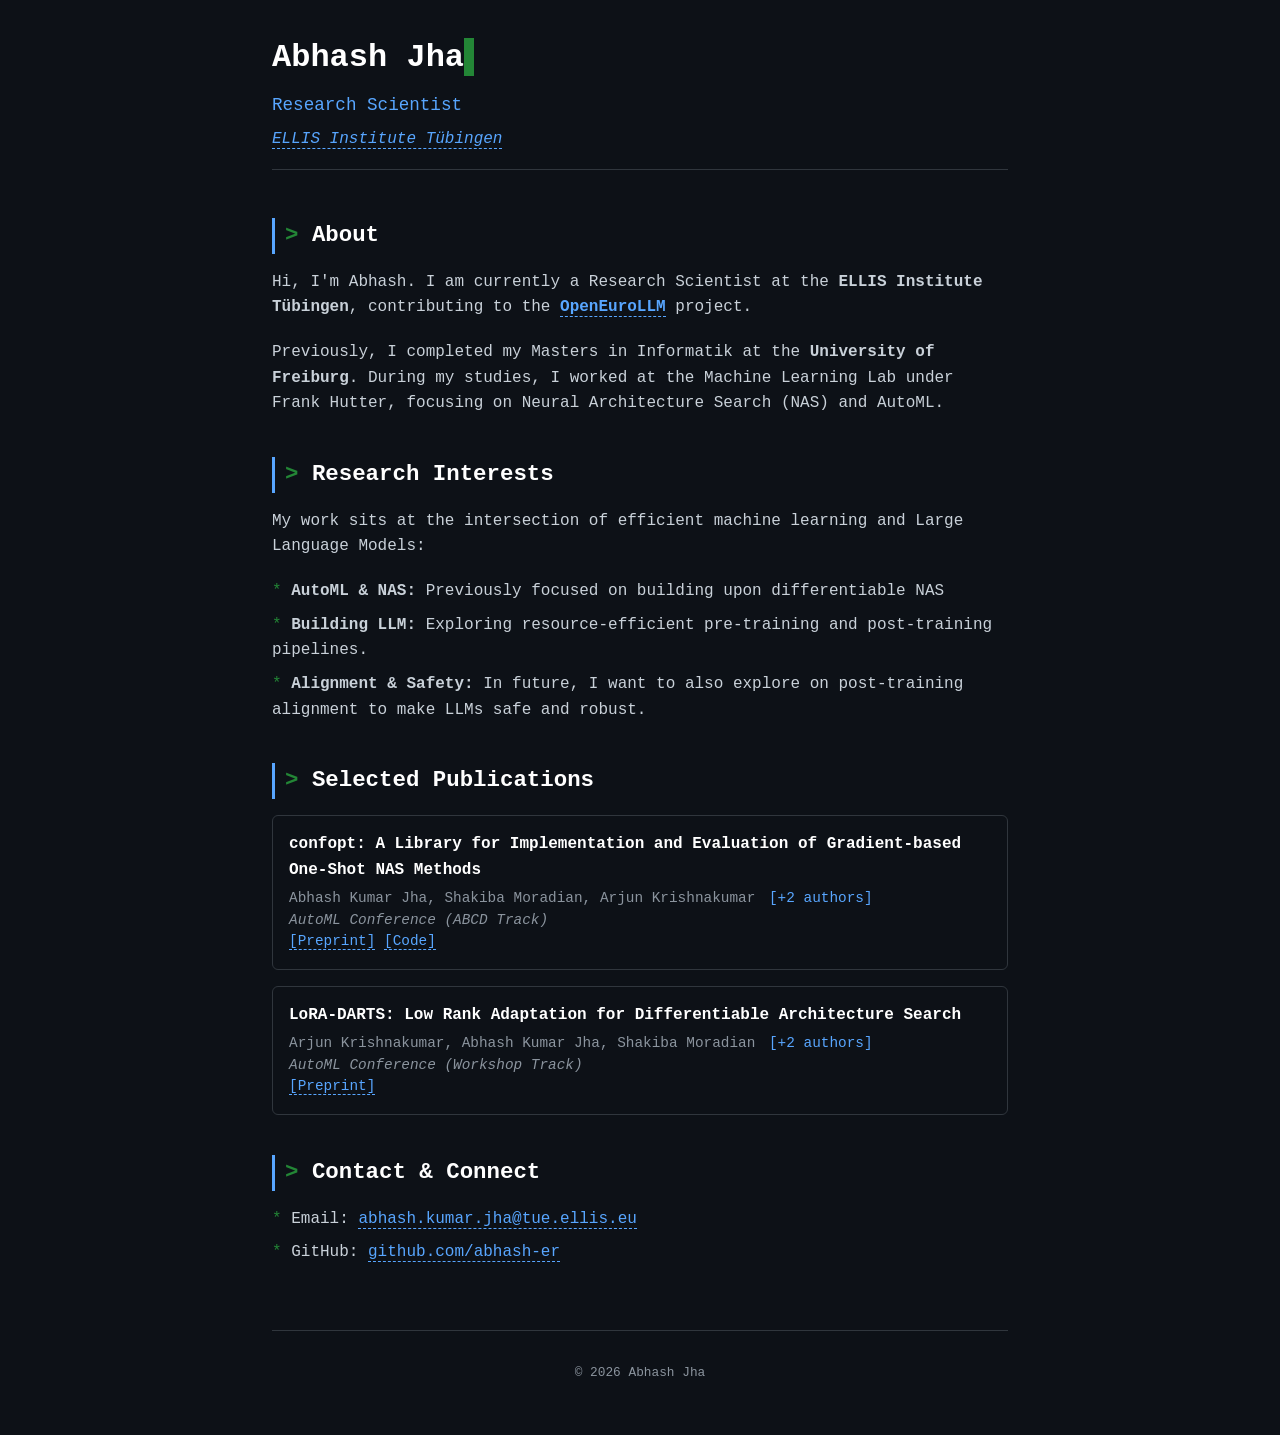
<file: index.html>
<!DOCTYPE html>
<html lang="en">
<head>
    <meta charset="UTF-8">
    <meta name="viewport" content="width=device-width, initial-scale=1.0">
    <title>Abhash Jha | Research Scientist</title>
    <style>
        :root {
            /* Theme Colors - GitHub Dark Mode Palette */
            --bg-color: #0d1117;
            --text-color: #c9d1d9;
            --accent-color: #58a6ff; 
            --highlight-color: #238636; 
            --border-color: #30363d;
            --font-mono: 'Courier New', Courier, monospace;
        }

        * {
            box-sizing: border-box;
            margin: 0;
            padding: 0;
        }

        body {
            background-color: var(--bg-color);
            color: var(--text-color);
            font-family: var(--font-mono);
            line-height: 1.6;
            padding: 2rem;
            max-width: 800px;
            margin: 0 auto;
        }

        /* Layout & Typography */
        header {
            margin-bottom: 3rem;
            border-bottom: 1px solid var(--border-color);
            padding-bottom: 1rem;
        }

        h1 {
            font-size: 2rem;
            color: #fff;
            margin-bottom: 0.5rem;
        }

        h2 {
            font-size: 1.4rem;
            color: #fff;
            margin-top: 2.5rem;
            margin-bottom: 1rem;
            border-left: 3px solid var(--accent-color);
            padding-left: 10px;
        }

        .subtitle {
            color: var(--accent-color);
            font-size: 1.1rem;
            margin-bottom: 0.5rem;
        }

        .affiliation {
            color: #8b949e;
            font-style: italic;
        }

        p {
            margin-bottom: 1.2rem;
        }

        a {
            color: var(--accent-color);
            text-decoration: none;
            border-bottom: 1px dashed var(--accent-color);
        }

        a:hover {
            background-color: rgba(88, 166, 255, 0.1);
        }

        /* Command Line Aesthetic elements */
        .cmd-prompt::before {
            content: "> ";
            color: var(--highlight-color);
            font-weight: bold;
        }

        .cursor {
            display: inline-block;
            width: 10px;
            height: 1.2em;
            background-color: var(--highlight-color);
            animation: blink 1s step-end infinite;
            vertical-align: text-bottom;
        }

        @keyframes blink {
            50% { opacity: 0; }
        }

        /* Lists */
        ul {
            list-style: none;
        }

        li {
            margin-bottom: 0.5rem;
        }

        li::before {
            content: "* ";
            color: var(--highlight-color);
        }

        /* Publication Box */
        .pub-item {
            border: 1px solid var(--border-color);
            padding: 1rem;
            margin-bottom: 1rem;
            border-radius: 6px;
            transition: border-color 0.2s;
        }

        .pub-item:hover {
            border-color: var(--accent-color);
        }

        .pub-title {
            font-weight: bold;
            color: #fff;
            display: block;
            text-align: left; 
            margin-bottom: 0.3rem;
        }

       .pub-meta {
            font-size: 0.9rem;
            color: #8b949e;
            display: block;
            text-align: left;
            margin-left: 0;
            padding-left: 0;
            white-space: normal; 
            line-height: 1.5;
        }

        /* --- NEW CSS FOR AUTHOR TOGGLE --- */
        .author-hidden {
            display: none; /* Hides extra authors by default */
        }

        .author-btn {
            background: none;
            border: none;
            color: var(--accent-color);
            cursor: pointer;
            font-family: var(--font-mono);
            font-size: 0.9rem;
            padding: 0;
            margin-left: 5px;
        }

        .author-btn:hover {
            text-decoration: underline;
        }
        /* -------------------------------- */

        /* Footer */
        footer {
            margin-top: 4rem;
            padding-top: 2rem;
            border-top: 1px solid var(--border-color);
            font-size: 0.8rem;
            color: #8b949e;
            text-align: center;
        }
    </style>
</head>
<body>

    <header>
        <h1>Abhash Jha<span class="cursor"></span></h1>
        <div class="subtitle">Research Scientist</div>
        <div class="affiliation"><a href="https://institute-tue.ellis.eu/">ELLIS Institute Tübingen</a></div>
    </header>

    <section>
        <h2 class="cmd-prompt">About</h2>
        <p>
            Hi, I'm Abhash. I am currently a Research Scientist at the <strong>ELLIS Institute Tübingen</strong>, contributing to the <a href="https://openeurollm.eu/"><strong>OpenEuroLLM</strong></a> project. 
        </p>
        <p>
            Previously, I completed my Masters in Informatik at the <strong>University of Freiburg</strong>. During my studies, I worked at the Machine Learning Lab under Frank Hutter, focusing on Neural Architecture Search (NAS) and AutoML.
        </p>
    </section>

    <section>
        <h2 class="cmd-prompt">Research Interests</h2>
        <p>My work sits at the intersection of efficient machine learning and Large Language Models:</p>
        <ul>
            <li><strong>AutoML & NAS:</strong> Previously focused on building upon differentiable NAS</li>
            <li><strong>Building LLM:</strong> Exploring resource-efficient pre-training and post-training pipelines.</li>
            <li><strong>Alignment & Safety:</strong> In future, I want to also explore on post-training alignment to make LLMs safe and robust.</li>
        </ul>
    </section>

    <section>
        <h2 class="cmd-prompt">Selected Publications</h2>

      <div class="pub-item">
            <span class="pub-title">confopt: A Library for Implementation and Evaluation of Gradient-based One-Shot NAS Methods</span>
            <div class="pub-meta">
                <span>Abhash Kumar Jha, Shakiba Moradian, Arjun Krishnakumar</span>
                <span id="authors-1" class="author-hidden">, Martin Rapp, Frank Hutter</span>
                <button class="author-btn" onclick="toggleAuthors('authors-1', this)">[+2 authors]</button>
                <br>
                <em>AutoML Conference (ABCD Track)</em><br>
                <a href="https://arxiv.org/pdf/2507.16533">[Preprint]</a>
                <a href="https://github.com/automl/ConfigurableOptimizer/">[Code]</a>
            </div>
        </div>

      <div class="pub-item">
            <span class="pub-title">LoRA-DARTS: Low Rank Adaptation for Differentiable Architecture Search</span>
            <div class="pub-meta">
                <span>Arjun Krishnakumar, Abhash Kumar Jha, Shakiba Moradian</span>
                <span id="authors-2" class="author-hidden">, Martin Rapp, Frank Hutter</span>
                <button class="author-btn" onclick="toggleAuthors('authors-2', this)">[+2 authors]</button>
                <br>
                <em>AutoML Conference (Workshop Track)</em><br>
                <a href="https://openreview.net/pdf?id=YNyTumD0U9">[Preprint]</a>
            </div>
        </div>

    </section>

    <section>
        <h2 class="cmd-prompt">Contact & Connect</h2>
        <ul>
            <li>Email: <a href="mailto:abhash.kumar.jha@tue.ellis.eu">abhash.kumar.jha@tue.ellis.eu</a></li>
            <li>GitHub: <a href="https://github.com/abhash-er">github.com/abhash-er</a></li>
        </ul>
    </section>

    <footer>
        <p>&copy; 2026 Abhash Jha</p>
    </footer>

    <script>
        function toggleAuthors(id, btn) {
            var hiddenSpan = document.getElementById(id);
            if (hiddenSpan.style.display === "none" || hiddenSpan.style.display === "") {
                hiddenSpan.style.display = "inline"; // Show the authors
                btn.style.display = "none";          // Hide the button after clicking
            }
        }
    </script>

</body>
</html>
</file>
